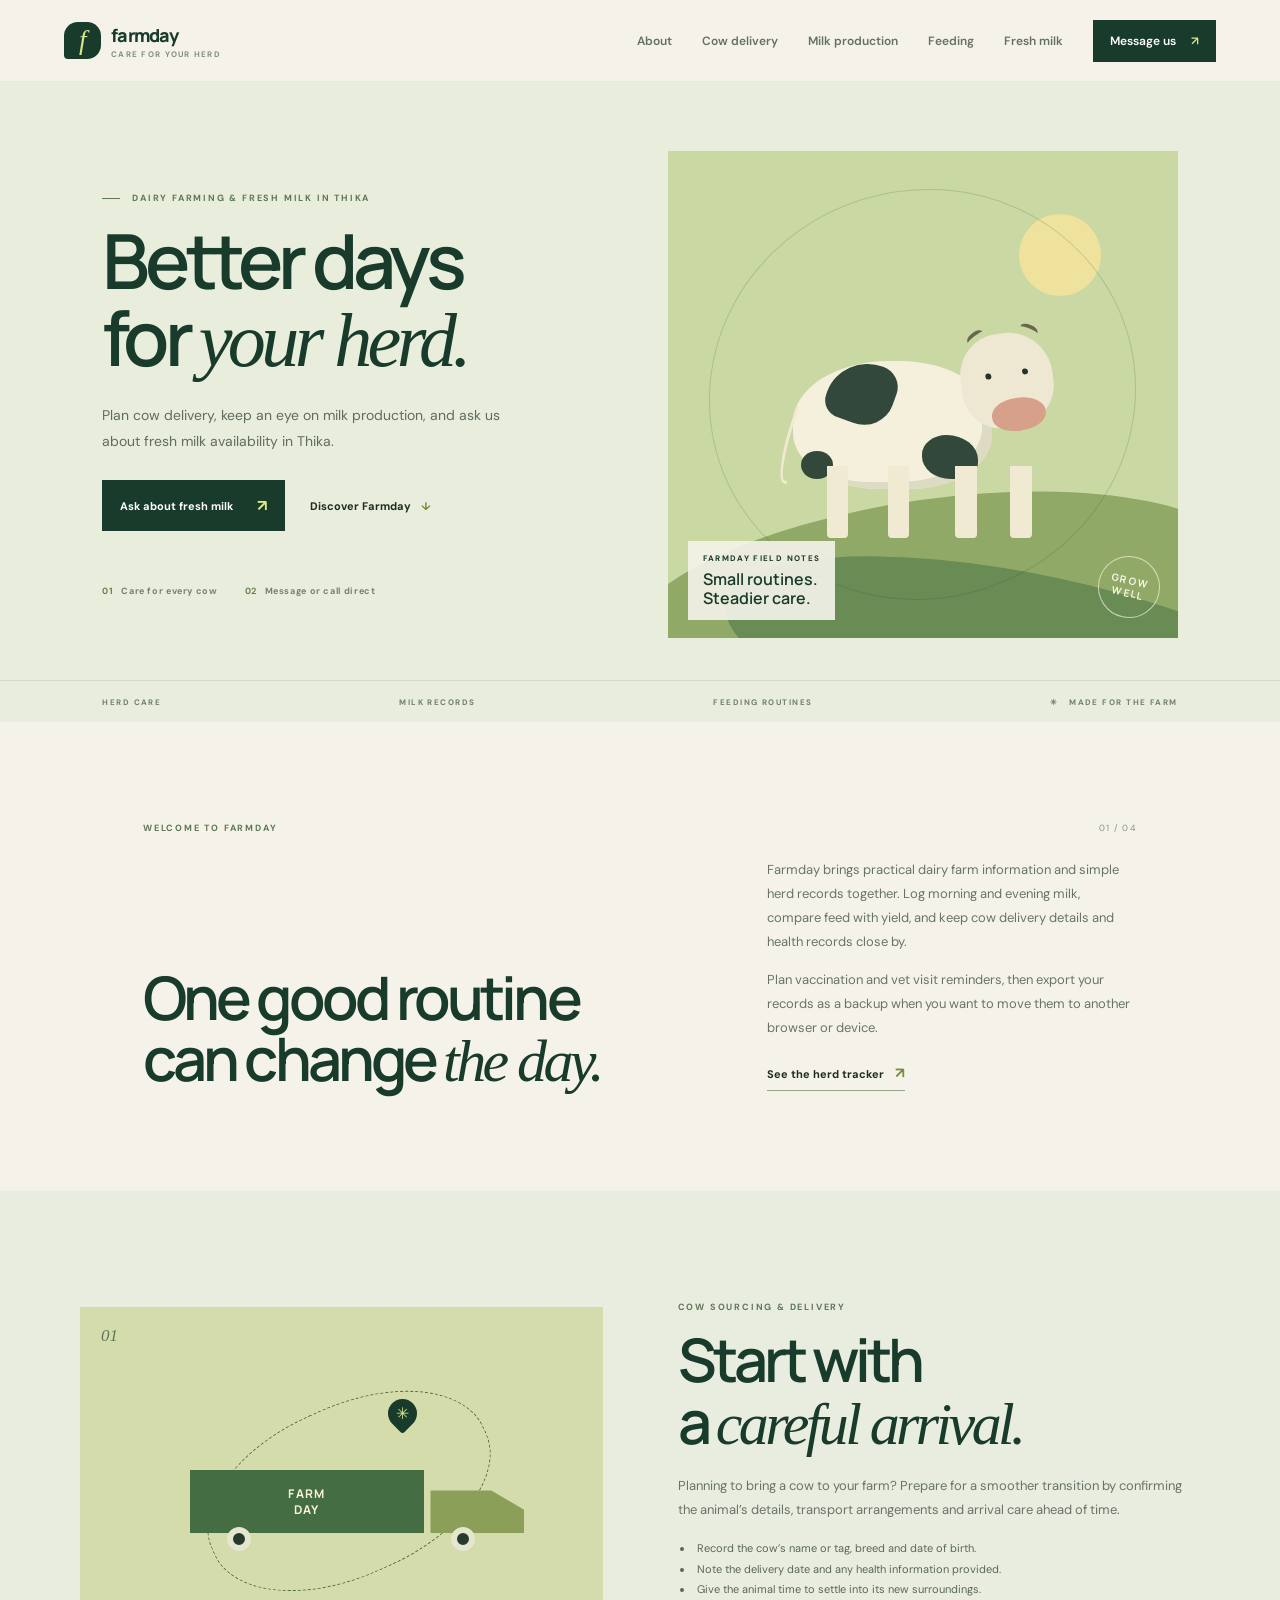
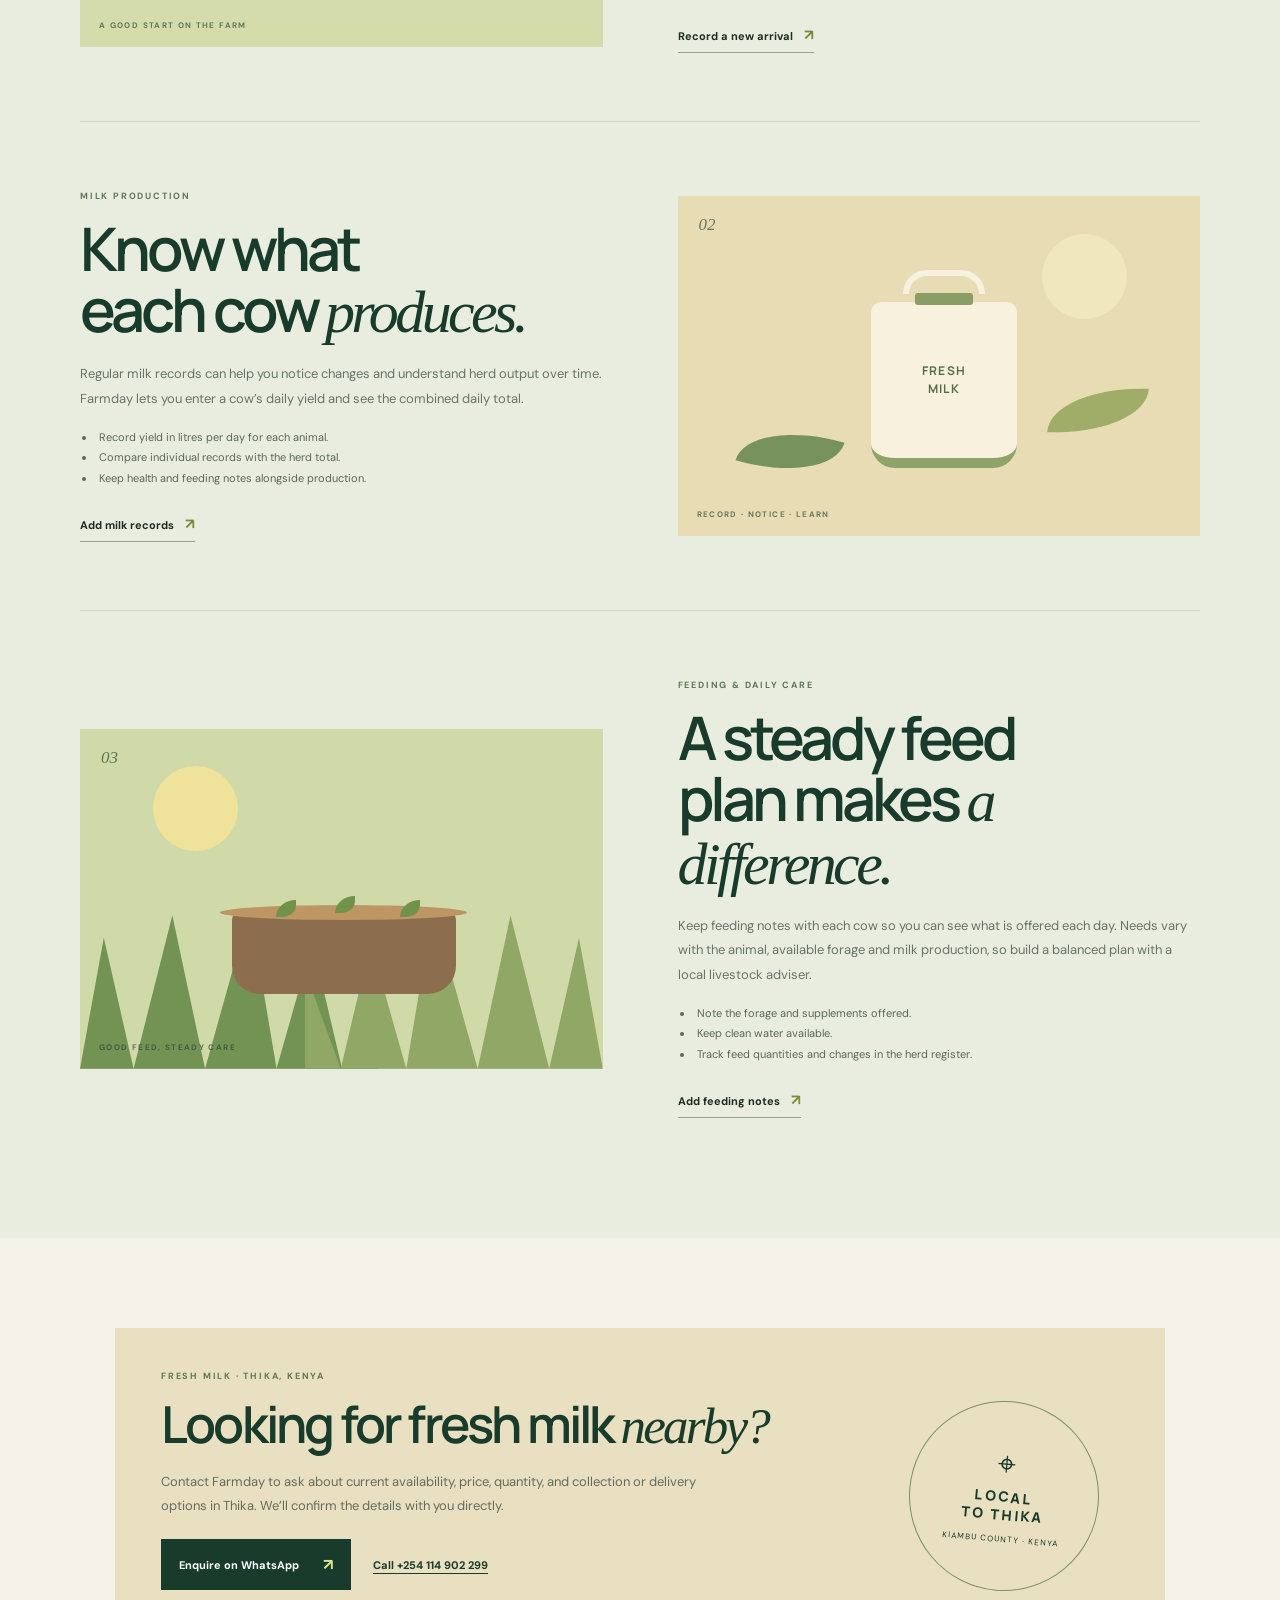
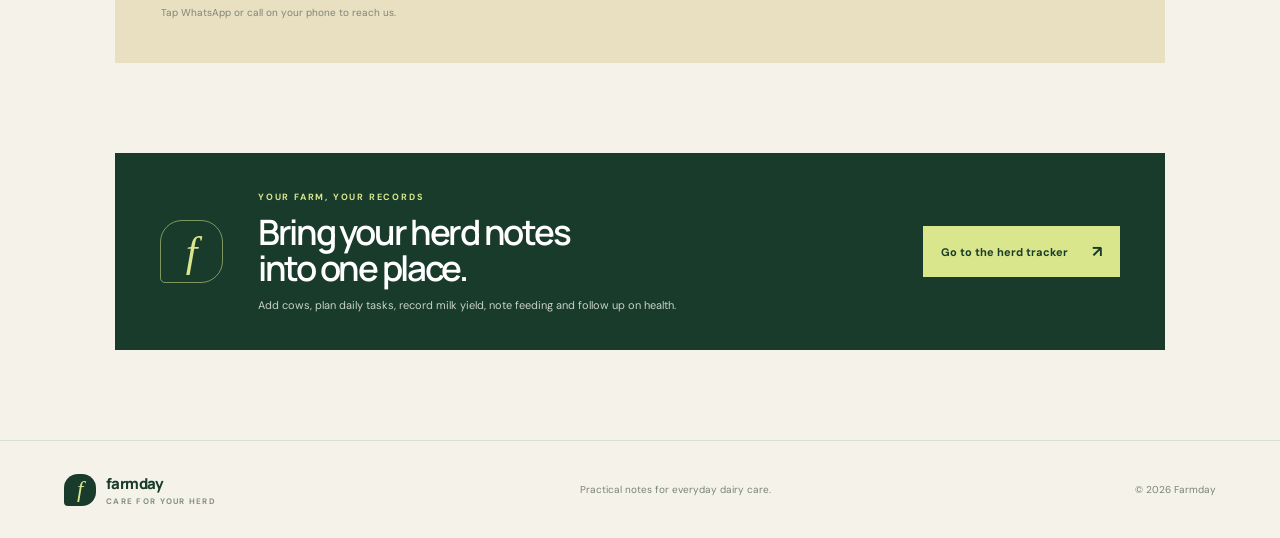
<file: index.html>
<!doctype html>
<html lang="en">
<head>
  <meta charset="utf-8">
  <meta name="viewport" content="width=device-width, initial-scale=1">
  <meta name="theme-color" content="#183b2b">
  <meta name="description" content="Fresh milk enquiries in Thika, Kenya. Contact Farmday by WhatsApp or phone about availability, collection and delivery.">
  <meta property="og:title" content="Fresh Milk in Thika | Farmday">
  <meta property="og:description" content="Ask Farmday about fresh milk availability in Thika, Kenya. Message or call us directly.">
  <meta property="og:type" content="website">
  <title>Fresh Milk in Thika, Kenya | Farmday</title>
  <link rel="stylesheet" href="site.css">
  <script src="site.js" defer></script>
</head>
<body>
  <header class="header">
    <a class="logo" href="#home" aria-label="Farmday home"><span class="logo-mark">f</span><span>farmday<small>CARE FOR YOUR HERD</small></span></a>
    <button class="menu-toggle" aria-expanded="false" aria-controls="nav" aria-label="Open menu"><i></i><i></i></button>
    <nav id="nav" class="nav" aria-label="Main navigation">
      <a href="#about">About</a><a href="#delivery">Cow delivery</a><a href="#milk">Milk production</a><a href="#feeding">Feeding</a><a href="#fresh-milk">Fresh milk</a><a class="nav-cta" href="https://wa.me/254114902299?text=Hello%2C%20I%27d%20like%20to%20ask%20about%20fresh%20milk%20in%20Thika." target="_blank" rel="noopener">Message us <span>↗</span></a>
    </nav>
  </header>
  <main id="home">
    <section class="hero">
      <div class="hero-copy"><p class="kicker"><span></span> DAIRY FARMING &amp; FRESH MILK IN THIKA</p><h1>Better days<br>for <em>your herd.</em></h1><p class="hero-text">Plan cow delivery, keep an eye on milk production, and ask us about fresh milk availability in Thika.</p><div class="hero-buttons"><a class="button button-green" href="https://wa.me/254114902299?text=Hello%2C%20I%27d%20like%20to%20ask%20about%20fresh%20milk%20in%20Thika." target="_blank" rel="noopener">Ask about fresh milk <span>↗</span></a><a class="plain-link" href="#about">Discover Farmday <span>↓</span></a></div><div class="hero-points"><span><b>01</b> Care for every cow</span><span><b>02</b> Message or call direct</span></div></div>
      <div class="hero-visual" role="img" aria-label="Illustration of a dairy cow in a green pasture"><div class="visual-sun"></div><div class="hill hill-back"></div><div class="hill hill-front"></div><div class="cow"><div class="cow-body"><span class="spot spot-one"></span><span class="spot spot-two"></span><span class="spot spot-three"></span></div><div class="cow-head"><span class="muzzle"></span><span class="eye eye-one"></span><span class="eye eye-two"></span><span class="horn horn-one"></span><span class="horn horn-two"></span></div><i class="leg leg-one"></i><i class="leg leg-two"></i><i class="leg leg-three"></i><i class="leg leg-four"></i><i class="tail"></i></div><div class="visual-label"><span>FARMDAY FIELD NOTES</span><b>Small routines.<br>Steadier care.</b></div><span class="visual-stamp">GROW<br>WELL</span></div>
      <div class="hero-strip"><span>HERD CARE</span><span>MILK RECORDS</span><span>FEEDING ROUTINES</span><span>✳ &nbsp; MADE FOR THE FARM</span></div>
    </section>

    <section class="about section" id="about"><div class="section-top"><p class="kicker">WELCOME TO FARMDAY</p><span class="section-count">01 / 04</span></div><div class="about-grid"><h2>One good routine<br>can change <em>the day.</em></h2><div><p>Farmday brings practical dairy farm information and simple herd records together. Log morning and evening milk, compare feed with yield, and keep cow delivery details and health records close by.</p><p>Plan vaccination and vet visit reminders, then export your records as a backup when you want to move them to another browser or device.</p><a class="inline-link" href="dashboard.html">See the herd tracker <span>↗</span></a></div></div></section>

    <section class="topics" aria-label="Farmday topics">
      <article class="topic topic-delivery" id="delivery"><div class="topic-art delivery-art"><span class="art-number">01</span><div class="route-line"></div><div class="route-pin">✳</div><div class="truck"><div class="truck-box">FARM<br>DAY</div><div class="truck-cab"></div><i></i><i></i></div><span class="art-caption">A GOOD START ON THE FARM</span></div><div class="topic-copy"><p class="kicker">COW SOURCING &amp; DELIVERY</p><h2>Start with<br>a <em>careful arrival.</em></h2><p>Planning to bring a cow to your farm? Prepare for a smoother transition by confirming the animal’s details, transport arrangements and arrival care ahead of time.</p><ul><li>Record the cow’s name or tag, breed and date of birth.</li><li>Note the delivery date and any health information provided.</li><li>Give the animal time to settle into its new surroundings.</li></ul><a class="inline-link" href="dashboard.html#herd">Record a new arrival <span>↗</span></a></div></article>
      <article class="topic topic-milk" id="milk"><div class="topic-copy"><p class="kicker">MILK PRODUCTION</p><h2>Know what<br>each cow <em>produces.</em></h2><p>Regular milk records can help you notice changes and understand herd output over time. Farmday lets you enter a cow’s daily yield and see the combined daily total.</p><ul><li>Record yield in litres per day for each animal.</li><li>Compare individual records with the herd total.</li><li>Keep health and feeding notes alongside production.</li></ul><a class="inline-link" href="dashboard.html#herd">Add milk records <span>↗</span></a></div><div class="topic-art milk-art"><span class="art-number">02</span><div class="milk-sun"></div><div class="milk-can"><span>FRESH<br>MILK</span></div><div class="milk-leaf leaf-a"></div><div class="milk-leaf leaf-b"></div><div class="art-caption">RECORD · NOTICE · LEARN</div></div></article>
      <article class="topic topic-feeding" id="feeding"><div class="topic-art feed-art"><span class="art-number">03</span><div class="feed-sun"></div><div class="grass grass-one"></div><div class="grass grass-two"></div><div class="feed-bowl"><span></span><span></span><span></span></div><div class="art-caption">GOOD FEED, STEADY CARE</div></div><div class="topic-copy"><p class="kicker">FEEDING &amp; DAILY CARE</p><h2>A steady feed<br>plan makes <em>a difference.</em></h2><p>Keep feeding notes with each cow so you can see what is offered each day. Needs vary with the animal, available forage and milk production, so build a balanced plan with a local livestock adviser.</p><ul><li>Note the forage and supplements offered.</li><li>Keep clean water available.</li><li>Track feed quantities and changes in the herd register.</li></ul><a class="inline-link" href="dashboard.html#herd">Add feeding notes <span>↗</span></a></div></article>
    </section>

    <section class="milk-market" id="fresh-milk"><div class="market-copy"><p class="kicker">FRESH MILK · THIKA, KENYA</p><h2>Looking for fresh milk <em>nearby?</em></h2><p>Contact Farmday to ask about current availability, price, quantity, and collection or delivery options in Thika. We’ll confirm the details with you directly.</p><div class="market-actions"><a class="button button-green" href="https://wa.me/254114902299?text=Hello%2C%20I%27d%20like%20to%20ask%20about%20fresh%20milk%20in%20Thika." target="_blank" rel="noopener">Enquire on WhatsApp <span>↗</span></a><a class="plain-link phone-link" href="tel:+254114902299">Call +254 114 902 299</a></div><small>Tap WhatsApp or call on your phone to reach us.</small></div><div class="market-badge"><span class="pin">⌖</span><span>LOCAL<br>TO THIKA</span><small>KIAMBU COUNTY · KENYA</small></div></section>
    <section class="tracker-callout"><div class="callout-mark">f</div><div><p class="kicker">YOUR FARM, YOUR RECORDS</p><h2>Bring your herd notes<br>into one place.</h2><p>Add cows, plan daily tasks, record milk yield, note feeding and follow up on health.</p></div><a class="button button-light" href="dashboard.html">Go to the herd tracker <span>↗</span></a></section>
  </main>
  <footer class="footer"><a class="logo footer-logo" href="#home"><span class="logo-mark">f</span><span>farmday<small>CARE FOR YOUR HERD</small></span></a><span>Practical notes for everyday dairy care.</span><span>© <span id="year">2026</span> Farmday</span></footer>
</body>
</html>
</file>
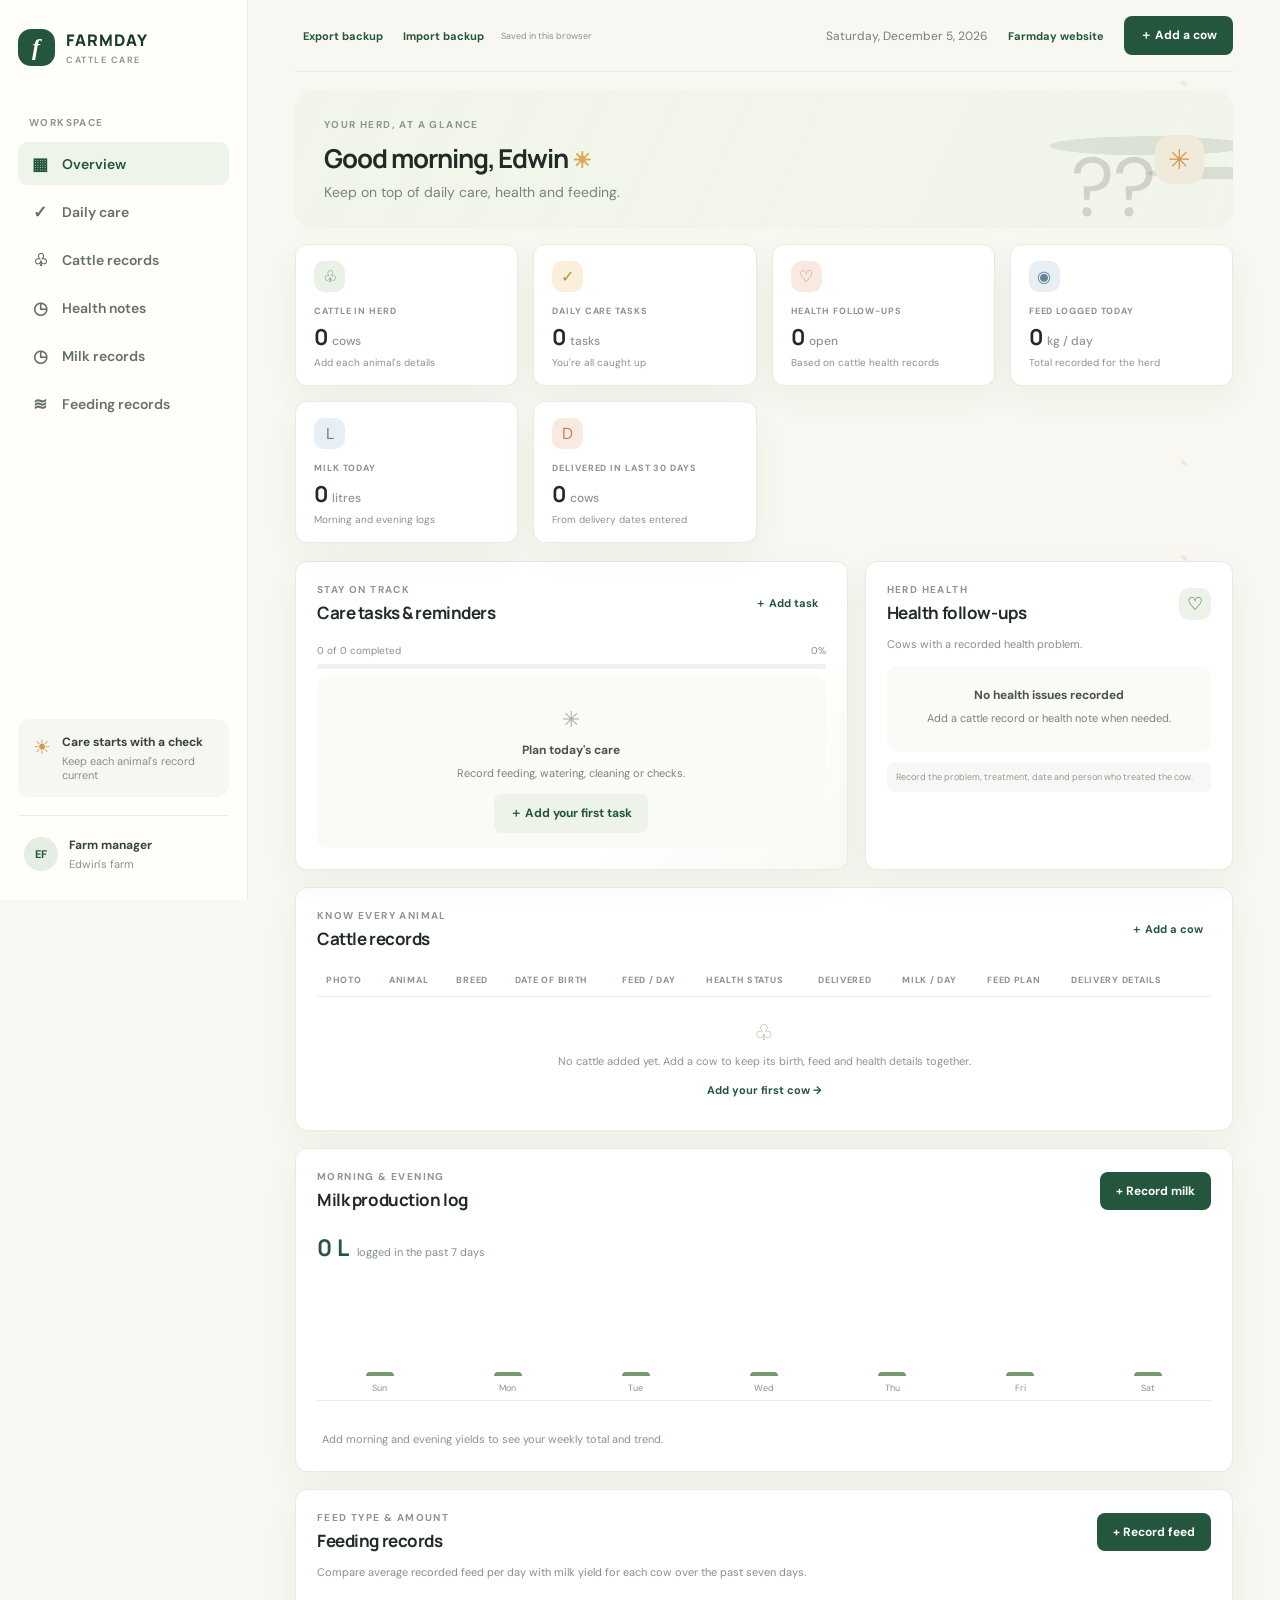
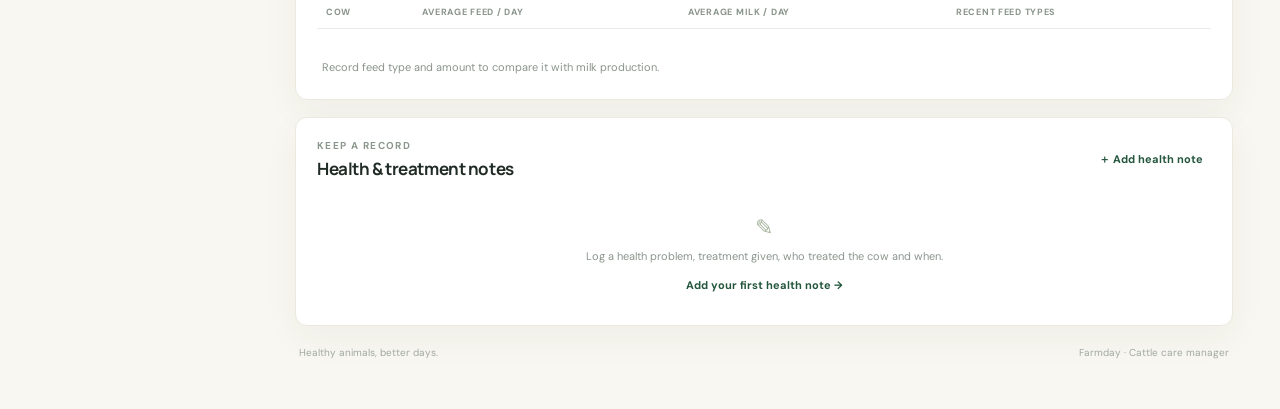
<file: dashboard.html>
<!doctype html>
<html lang="en"><head><meta charset="utf-8"><meta name="viewport" content="width=device-width,initial-scale=1"><meta name="theme-color" content="#193b2c"><meta name="description" content="Keep daily cattle care, health and feeding records together."><title>Farmday | Cattle care manager</title><link rel="stylesheet" href="styles.css"><script src="script.js" defer></script></head>
<body><aside class="sidebar"><a class="brand" href="#home"><span class="brand-mark">f</span><span>FARMDAY<small>CATTLE CARE</small></span></a><p class="side-label">WORKSPACE</p><nav class="side-nav"><a class="active" href="#home"><span>▦</span> Overview</a><a href="#tasks"><span>✓</span> Daily care</a><a href="#herd"><span>♧</span> Cattle records</a><a href="#notes"><span>◷</span> Health notes</a></nav><div class="side-bottom"><div class="weather"><span>☀</span><div><strong>Care starts with a check</strong><small>Keep each animal's record current</small></div></div><div class="profile"><span class="avatar">EF</span><div><strong>Farm manager</strong><small>Edwin's farm</small></div></div></div></aside>
<main class="dashboard" id="home"><header class="topbar"><div class="mobile-brand">FARMDAY <span>CATTLE CARE</span></div><span class="today-date" id="today-date"></span><a class="dashboard-home" href="index.html">Farmday website</a><button class="button button-dark add-top" id="top-add-cow">＋ Add a cow</button></header><section class="welcome"><div><p class="eyebrow">YOUR HERD, AT A GLANCE</p><h1 id="greeting">Good morning, Edwin <span>☀</span></h1><p>Keep on top of daily care, health and feeding.</p></div><div class="welcome-mark">✳</div></section>
<section class="stats"><article class="stat-card"><div class="stat-icon green-icon">♧</div><span class="stat-label">CATTLE IN HERD</span><strong id="cow-count">0 <small>cows</small></strong><span class="stat-foot">Add each animal's details</span></article><article class="stat-card"><div class="stat-icon yellow-icon">✓</div><span class="stat-label">DAILY CARE TASKS</span><strong id="remaining-count">0 <small>tasks</small></strong><span class="stat-foot" id="task-foot">You're all caught up</span></article><article class="stat-card"><div class="stat-icon peach-icon">♡</div><span class="stat-label">HEALTH FOLLOW-UPS</span><strong id="followup-count">0 <small>open</small></strong><span class="stat-foot">Based on cattle health records</span></article><article class="stat-card"><div class="stat-icon blue-icon">◉</div><span class="stat-label">DAILY FEED TOTAL</span><strong id="feed-total">0 <small>kg / day</small></strong><span class="stat-foot">Total recorded for the herd</span></article></section>
<div class="main-grid"><section class="panel task-panel" id="tasks"><div class="panel-heading"><div><p class="eyebrow">STAY ON TRACK</p><h2>Today's care tasks</h2></div><button class="quiet-button" id="add-task">＋ Add task</button></div><div class="task-progress"><div><span id="progress-text">0 of 0 completed</span><span id="progress-percent">0%</span></div><div class="progress-track"><span id="progress-fill"></span></div></div><div id="task-list" class="task-list"></div><div class="empty-state" id="empty-state"><span>✳</span><strong>Plan today's care</strong><p>Record feeding, watering, cleaning or checks.</p><button class="button button-soft" id="empty-add">＋ Add your first task</button></div></section>
<section class="panel orchard-panel"><div class="panel-heading"><div><p class="eyebrow">HERD HEALTH</p><h2>Health follow-ups</h2></div><span class="round-leaf">♡</span></div><p class="panel-subtitle">Cows with a recorded health problem.</p><div id="followup-list" class="block-list"></div><div class="empty-state compact-empty" id="followup-empty"><strong>No health issues recorded</strong><p>Add a cattle record or health note when needed.</p></div><p class="small-hint">Record the problem, treatment, date and person who treated the cow.</p></section></div>
<section class="panel harvest-panel" id="herd"><div class="panel-heading"><div><p class="eyebrow">KNOW EVERY ANIMAL</p><h2>Cattle records</h2></div><button class="quiet-button" id="add-cow">＋ Add a cow</button></div><div class="table-wrap"><table><thead><tr><th>PHOTO</th><th>ANIMAL</th><th>BREED</th><th>DATE OF BIRTH</th><th>FEED / DAY</th><th>HEALTH STATUS</th><th></th></tr></thead><tbody id="cow-table"></tbody></table></div><div class="note-placeholder" id="cows-empty"><span>♧</span><p>No cattle added yet. Add a cow to keep its birth, feed and health details together.</p><button class="text-button" id="first-cow">Add your first cow →</button></div></section>
<section class="panel harvest-panel" id="notes"><div class="panel-heading"><div><p class="eyebrow">KEEP A RECORD</p><h2>Health &amp; treatment notes</h2></div><button class="quiet-button" id="add-note">＋ Add health note</button></div><div class="notes-list" id="notes-list"></div><div class="note-placeholder" id="notes-empty"><span>✎</span><p>Log a health problem, treatment given, who treated the cow and when.</p><button class="text-button" id="first-note">Add your first health note →</button></div></section><footer class="dashboard-footer">Healthy animals, better days. <span>Farmday · Cattle care manager</span></footer></main>
<dialog id="task-dialog" class="entry-dialog"><form id="task-form"><button type="button" class="dialog-close" data-close>×</button><p class="eyebrow">PLAN YOUR DAY</p><h2>Add a care task</h2><label>What needs doing?<input name="title" required maxlength="80" placeholder="e.g. Feed calves in the morning"></label><label>Animal or area<input name="area" maxlength="50" placeholder="e.g. All cows or Cow 01"></label><div class="dialog-actions"><button type="button" class="button button-soft" data-close>Cancel</button><button class="button button-dark">Add task</button></div></form></dialog>
<dialog id="cow-dialog" class="entry-dialog"><form id="cow-form"><button type="button" class="dialog-close" data-close>×</button><p class="eyebrow">HERD REGISTER</p><h2>Add a cow</h2><div class="photo-picker"><span class="photo-preview" id="photo-preview">🐄</span><label class="photo-button">Add cow photo<input id="cow-photo" type="file" accept="image/*" hidden></label><small>A clear face or full-body photo helps identify your cow.</small></div><div class="form-grid"><label>Cow name or tag<input name="name" required maxlength="40" placeholder="e.g. Daisy or K-014"></label><label>Breed<input name="breed" maxlength="40" placeholder="e.g. Friesian"></label><label>Date of birth<input name="dob" type="date"></label><label>Feed per day (kg)<input name="feed" type="number" min="0" step="0.1" placeholder="e.g. 8"></label><label class="wide">Current health problem (if any)<input name="problem" maxlength="120" placeholder="Leave blank if healthy"></label></div><div class="dialog-actions"><button type="button" class="button button-soft" data-close>Cancel</button><button class="button button-dark">Save cow</button></div></form></dialog>
<dialog id="note-dialog" class="entry-dialog"><form id="note-form"><button type="button" class="dialog-close" data-close>×</button><p class="eyebrow">HEALTH &amp; TREATMENT</p><h2>Record a health note</h2><label>Cow<select name="cow" id="note-cow"></select></label><label>Problem or symptoms<input name="problem" required maxlength="120" placeholder="e.g. Limping, low appetite"></label><label>Treatment given<input name="treatment" required maxlength="120" placeholder="e.g. Wound cleaned and dressed"></label><div class="form-grid"><label>Vet who treated the cow?<input name="treatedBy" required maxlength="50" placeholder="Veterinarian name"></label><label>Date treated<input name="date" type="date" required></label></div><label>Additional details<textarea name="details" maxlength="250" rows="2" placeholder="Medicine, dose, follow-up needed..."></textarea></label><div class="dialog-actions"><button type="button" class="button button-soft" data-close>Cancel</button><button class="button button-dark">Save health note</button></div></form></dialog></body></html>
</file>
<file: site.css>
@import url('https://fonts.googleapis.com/css2?family=DM+Sans:wght@400;500;600;700&family=Manrope:wght@400;500;600;700;800&display=swap');
:root{--forest:#183b2b;--leaf:#3d6845;--sage:#a9bd7c;--lime:#d9e68c;--cream:#f5f3e9;--ink:#1d2d22;--muted:#69756a;--line:#d9dfd1;--sans:'DM Sans',Arial,sans-serif;--display:Manrope,'DM Sans',sans-serif}*{box-sizing:border-box}html{scroll-behavior:smooth;scroll-padding-top:84px}body{margin:0;background:var(--cream);color:var(--ink);font-family:var(--sans)}a{color:inherit;text-decoration:none}.header{height:82px;padding:0 max(calc((100vw - 1180px)/2),5vw);display:flex;align-items:center;justify-content:space-between;background:var(--cream);position:sticky;top:0;z-index:10;border-bottom:1px solid #183b2b12}.logo{display:flex;align-items:center;gap:10px;color:var(--forest);font:800 18px var(--display);letter-spacing:-.04em}.logo-mark{width:37px;height:37px;display:grid;place-items:center;background:var(--forest);border-radius:14px 14px 14px 4px;color:var(--lime);font:italic 27px Georgia,serif}.logo small{display:block;margin-top:2px;font:700 8px var(--sans);letter-spacing:.16em;color:#839080}.nav{display:flex;gap:30px;align-items:center;font-size:12px;font-weight:600;color:#657064}.nav a:not(.nav-cta):hover,.plain-link:hover,.inline-link:hover{color:#7b922e}.nav-cta{padding:13px 17px;background:var(--forest);color:white}.nav-cta span{padding-left:12px;color:var(--lime)}.menu-toggle{display:none}.hero{min-height:640px;display:grid;grid-template-columns:1fr 1fr;position:relative;background:#e8eddc;padding:69px max(calc((100vw - 1180px)/2),8vw) 84px;gap:55px;overflow:hidden}.hero-copy{align-self:center;position:relative;z-index:2}.kicker{margin:0 0 18px;color:#5e7757;font-size:9px;font-weight:700;letter-spacing:.2em}.kicker>span{width:18px;height:1px;background:currentColor;display:inline-block;vertical-align:middle;margin-right:8px}.hero h1,.about h2,.topic h2,.tracker-callout h2{margin:0;color:var(--forest);font:600 clamp(49px,6vw,76px)/1.02 var(--display);letter-spacing:-.065em}.hero h1 em,.about h2 em,.topic h2 em{font:italic 500 1em/1 var(--serif,Georgia,serif);letter-spacing:-.06em}.hero-text{max-width:430px;margin:25px 0;color:#5f6d60;font-size:14px;line-height:1.85}.hero-buttons{display:flex;align-items:center;gap:25px}.button{display:inline-flex;align-items:center;justify-content:space-between;gap:24px;padding:15px 18px;font-size:11px;font-weight:700}.button-green{background:var(--forest);color:white}.button-green span,.button-light span{color:var(--lime);font-size:16px}.plain-link,.inline-link{font-weight:700;font-size:11px}.plain-link span{color:#728c38;padding-left:7px}.hero-points{display:flex;gap:27px;margin-top:54px;color:#778175;font-size:9px;font-weight:700;letter-spacing:.07em}.hero-points b{color:#69804b;margin-right:5px}.hero-visual{position:relative;min-height:455px;background:#cad8a3;overflow:hidden;isolation:isolate}.hero-visual:after{content:"";position:absolute;inset:8% 8%;border:1px solid #183b2b28;border-radius:50%;transform:rotate(-18deg)}.visual-sun{position:absolute;width:82px;height:82px;border-radius:50%;background:#efe29c;right:15%;top:13%}.hill{position:absolute;left:-10%;width:125%;border-radius:50%}.hill-back{height:225px;background:#91a966;bottom:-86px;transform:rotate(-8deg)}.hill-front{height:185px;background:#698c55;bottom:-123px;left:10%;transform:rotate(12deg)}.cow{position:absolute;z-index:2;left:21%;top:32%;width:60%;height:48%}.cow-body{position:absolute;left:6%;top:23%;width:65%;height:55%;background:#f4f0dc;border-radius:48% 46% 42% 44%;box-shadow:inset -10px -7px #dedbc5}.spot{position:absolute;background:#32483a}.spot-one{width:33%;height:49%;top:0;left:18%;border-radius:68% 34% 48% 28%;transform:rotate(20deg)}.spot-two{width:28%;height:34%;right:7%;bottom:8%;border-radius:47% 60% 40% 55%}.spot-three{width:16%;height:22%;left:4%;bottom:8%;border-radius:50%}.cow-head{position:absolute;right:9%;top:11%;width:30%;height:40%;background:#eee8d2;border-radius:44% 48% 44% 40%;transform:rotate(-8deg)}.muzzle{position:absolute;left:28%;bottom:-6%;width:59%;height:35%;border-radius:48%;background:#d6a08b}.eye{position:absolute;width:6px;height:6px;border-radius:50%;background:#243429;top:41%}.eye-one{left:27%}.eye-two{right:26%}.horn{position:absolute;width:19px;height:11px;border-top:4px solid #6b674f;border-radius:50%;top:-5px}.horn-one{left:12%;transform:rotate(-30deg)}.horn-two{right:8%;transform:rotate(30deg)}.leg{position:absolute;top:68%;width:7%;height:31%;background:#f1ead3;border-radius:0 0 4px 4px}.leg-one{left:17%}.leg-two{left:37%}.leg-three{left:59%}.leg-four{left:77%}.tail{position:absolute;left:3%;top:42%;height:34%;width:15px;border-left:3px solid #f1ead3;border-bottom:3px solid #f1ead3;border-radius:0 0 0 80%;transform:rotate(18deg)}.visual-label{position:absolute;z-index:3;left:20px;bottom:18px;padding:12px 15px;background:#f5f3e9e8;color:var(--forest)}.visual-label span,.art-caption{display:block;font-size:8px;letter-spacing:.17em;font-weight:700}.visual-label b{display:block;margin-top:7px;font:600 16px/1.2 var(--display)}.visual-stamp{position:absolute;right:18px;bottom:20px;z-index:3;text-align:center;font:700 10px/1.3 var(--display);letter-spacing:.14em;color:#f8f5e7;border:1px solid #f8f5e7aa;border-radius:50%;width:62px;height:62px;display:grid;place-content:center;transform:rotate(12deg)}.hero-strip{position:absolute;bottom:0;left:0;right:0;height:42px;display:flex;align-items:center;justify-content:space-between;padding:0 max(calc((100vw - 1180px)/2),8vw);border-top:1px solid #183b2b1c;color:#70806d;font-size:8px;font-weight:700;letter-spacing:.18em}.section{max-width:1050px;margin:auto;padding:100px 28px}.section-top{display:flex;justify-content:space-between}.section-top .kicker{margin-bottom:24px}.section-count{font-size:9px;letter-spacing:.15em;color:#899486}.about-grid{display:grid;grid-template-columns:1.2fr .8fr;gap:70px;align-items:end}.about h2,.topic h2{font-size:clamp(40px,5vw,60px)}.about-grid>div p,.topic-copy>p:not(.kicker){font-size:13px;line-height:1.85;color:#68746a;margin:0 0 14px}.inline-link{display:inline-block;margin-top:9px;padding-bottom:7px;border-bottom:1px solid #97a58c}.inline-link span{color:#778d39;margin-left:8px;font-size:15px}.topics{background:#e9eddf;padding:42px max(calc((100vw - 1120px)/2),6vw) 52px}.topic{display:grid;grid-template-columns:1fr 1fr;gap:75px;align-items:center;padding:56px 0;border-bottom:1px solid #183b2b20}.topic:last-child{border-bottom:0}.topic-art{height:340px;position:relative;overflow:hidden}.art-number{position:absolute;top:19px;left:21px;font:italic 17px Georgia,serif;color:#244331a8;z-index:4}.art-caption{position:absolute;left:19px;bottom:17px;z-index:4;color:#244331a8}.delivery-art{background:#d5dcab}.route-line{position:absolute;left:23%;top:29%;width:57%;height:50%;border:1px dashed #516c45;border-radius:48%;transform:rotate(-24deg)}.route-pin{position:absolute;left:59%;top:27%;width:29px;height:29px;display:grid;place-items:center;border-radius:50% 50% 50% 3px;background:var(--forest);color:var(--lime);transform:rotate(-45deg);z-index:2}.truck{position:absolute;left:21%;top:48%;height:73px;width:64%;z-index:2}.truck-box{position:absolute;left:0;top:0;width:70%;height:63px;background:#456d43;color:#f7f3df;display:grid;place-content:center;text-align:center;font:700 12px/1.3 var(--display);letter-spacing:.1em}.truck-cab{position:absolute;right:0;top:20px;width:28%;height:43px;background:#8b9f58;clip-path:polygon(0 0,65% 0,100% 45%,100% 100%,0 100%)}.truck i{position:absolute;bottom:-8px;left:11%;width:24px;height:24px;border-radius:50%;background:#263b2c;border:6px solid #e4e6cf}.truck i:last-child{left:78%}.milk-art{background:#e7dcb3}.milk-sun,.feed-sun{position:absolute;right:14%;top:11%;width:85px;height:85px;border-radius:50%;background:#f1e7bc}.milk-can{position:absolute;left:37%;top:31%;width:28%;height:49%;background:#f7f1de;border-radius:10px 10px 24px 24px;border-bottom:10px solid #8ea36a;display:grid;place-items:center;text-align:center;color:#557046;font:700 12px/1.5 var(--display);letter-spacing:.1em}.milk-can:before{content:"";position:absolute;top:-9px;left:30%;width:40%;height:12px;background:#899d65;border-radius:3px}.milk-can:after{content:"";position:absolute;width:48%;height:18px;border:6px solid #f7f1de;border-bottom:0;border-radius:40px 40px 0 0;top:-32px}.milk-leaf{position:absolute;width:100px;height:47px;background:#77935b;border-radius:100% 0 100% 0}.leaf-a{bottom:18%;left:12%;transform:rotate(16deg)}.leaf-b{bottom:30%;right:10%;transform:rotate(182deg);background:#a0ad69}.feed-art{background:#cfdaa8}.feed-sun{background:#efe39c;left:14%;right:auto}.grass{position:absolute;bottom:0;width:57%;height:47%;background:#739355;clip-path:polygon(0 100%,8% 18%,18% 100%,31% 4%,42% 100%,57% 0,66% 100%,78% 21%,88% 100%,100% 39%,100% 100%)}.grass-one{left:0}.grass-two{right:0;transform:scaleX(-1);background:#91a765}.feed-bowl{position:absolute;left:29%;bottom:22%;width:43%;height:24%;background:#8c6e4e;border-radius:8px 8px 28px 28px;z-index:2}.feed-bowl:before{content:"";position:absolute;left:-5%;top:-7px;width:110%;height:15px;border-radius:50%;background:#bd9663}.feed-bowl span{position:absolute;z-index:1;top:-12px;width:20px;height:17px;background:#729149;border-radius:100% 0 70% 0}.feed-bowl span:nth-child(1){left:20%}.feed-bowl span:nth-child(2){left:46%;top:-16px}.feed-bowl span:nth-child(3){right:16%}.topic-copy{padding:12px 0}.topic-copy .kicker{margin-bottom:16px}.topic-copy h2{margin-bottom:20px}.topic-copy ul{padding-left:16px;margin:16px 0;color:#59675a;font-size:11px;line-height:1.9}.topic-copy li{padding-left:3px}.topic-delivery .topic-art{order:0}.topic-delivery .topic-copy{order:1}.topic-milk .topic-copy{order:0}.topic-milk .topic-art{order:1}.topic-feeding .topic-art{order:0}.topic-feeding .topic-copy{order:1}.tracker-callout{max-width:1050px;margin:90px auto;background:var(--forest);color:white;padding:38px 45px;display:grid;grid-template-columns:75px 1fr auto;align-items:center;gap:23px}.callout-mark{width:63px;height:63px;border:1px solid #d9e68c88;border-radius:22px 22px 22px 5px;display:grid;place-items:center;color:var(--lime);font:italic 42px Georgia,serif}.tracker-callout .kicker{color:var(--lime);margin-bottom:12px}.tracker-callout h2{color:white;font-size:35px}.tracker-callout>div:nth-child(2)>p:last-child{color:#c8d2c7;font-size:11px;margin:12px 0 0}.button-light{background:var(--lime);color:var(--forest)}.button-light span{color:var(--forest)}.footer{min-height:98px;padding:20px max(calc((100vw - 1180px)/2),5vw);display:flex;align-items:center;justify-content:space-between;color:#788376;font-size:10px;border-top:1px solid var(--line)}.footer-logo{font-size:15px}.footer-logo .logo-mark{width:32px;height:32px;font-size:23px}.menu-toggle{border:0}
@media(max-width:760px){.header{height:70px;padding:0 21px}.menu-toggle{display:flex;background:transparent;width:40px;height:40px;flex-direction:column;align-items:center;justify-content:center;gap:6px}.menu-toggle i{width:22px;height:2px;background:var(--forest)}.nav{display:none;position:absolute;top:70px;left:0;right:0;background:var(--cream);padding:15px 23px 23px;box-shadow:0 14px 24px #183b2b14;flex-direction:column;align-items:stretch;gap:0}.nav.is-open{display:flex}.nav a{padding:13px 0}.nav .nav-cta{padding:14px;margin-top:8px}.hero{grid-template-columns:1fr;padding:46px 23px 68px;gap:34px}.hero h1{font-size:58px}.hero-visual{min-height:340px}.hero-strip{padding:0 22px;font-size:6px;letter-spacing:.1em}.hero-points{margin-top:34px}.section{padding:74px 24px}.about-grid{grid-template-columns:1fr;gap:24px}.about h2,.topic h2{font-size:47px}.topics{padding:17px 23px}.topic{grid-template-columns:1fr;gap:20px;padding:35px 0}.topic-art{height:280px}.topic-milk .topic-copy{order:1}.topic-milk .topic-art{order:0}.topic-copy{padding:5px 0 15px}.tracker-callout{margin:55px 20px;padding:25px;grid-template-columns:55px 1fr;gap:15px}.callout-mark{width:49px;height:49px;font-size:32px}.tracker-callout h2{font-size:29px}.tracker-callout .button{grid-column:1/-1;width:max-content}.footer{padding:20px 23px;gap:14px;flex-wrap:wrap}.footer>span:nth-child(2){display:none}.footer-logo{margin-right:auto}}
@media(max-width:390px){.hero h1{font-size:50px}.hero-buttons{gap:12px}.button{gap:12px;padding:14px}.plain-link{font-size:10px}.hero-strip{font-size:5px}.hero-visual{min-height:295px}}
@media(prefers-reduced-motion:reduce){html{scroll-behavior:auto}}
.milk-market{max-width:1050px;margin:90px auto 0;padding:42px 46px;background:#e9dfc1;display:grid;grid-template-columns:1fr 230px;gap:40px;align-items:center}.market-copy .kicker{margin-bottom:14px}.market-copy h2{font:600 clamp(34px,4.3vw,51px)/1.08 var(--display);letter-spacing:-.055em;color:var(--forest);margin:0 0 15px}.market-copy h2 em{font:italic 500 1em Georgia,serif}.market-copy>p:not(.kicker){max-width:580px;color:#626d5e;font-size:13px;line-height:1.8}.market-actions{display:flex;align-items:center;gap:22px;margin:22px 0 10px}.phone-link{color:var(--forest);text-decoration:underline;text-underline-offset:4px}.market-copy>small{font-size:10px;color:#7d8679}.market-badge{width:190px;height:190px;border:1px solid #7e906d;border-radius:50%;display:flex;flex-direction:column;align-items:center;justify-content:center;text-align:center;color:var(--forest);margin:auto;transform:rotate(5deg)}.market-badge .pin{font-size:32px;line-height:1}.market-badge>span:nth-child(2){font:800 14px/1.3 var(--display);letter-spacing:.16em;margin-top:8px}.market-badge small{font-size:8px;letter-spacing:.13em;margin-top:10px}.nav-cta{white-space:nowrap}@media(max-width:760px){.milk-market{margin:55px 20px 0;padding:27px 23px;grid-template-columns:1fr;gap:24px}.market-badge{width:145px;height:145px}.market-actions{align-items:flex-start;flex-direction:column;gap:15px}.market-actions .button{width:max-content}.nav{max-height:calc(100vh - 70px);overflow-y:auto}}
</file>
<file: styles.css>
@import url('https://fonts.googleapis.com/css2?family=DM+Sans:wght@400;500;600;700&family=Manrope:wght@400;500;600;700;800&display=swap');
:root{--green:#24563d;--dark:#193b2c;--pale:#edf3e9;--ink:#202b25;--muted:#78847c;--line:#e8ece7;--paper:#f7f8f5;--white:#fff;--orange:#d39050;--shadow:0 12px 36px #28392b0c}*{box-sizing:border-box}body{margin:0;background:var(--paper);color:var(--ink);font-family:'DM Sans',sans-serif;font-size:14px}button,input,select,textarea{font:inherit}button{cursor:pointer}.sidebar{position:fixed;inset:0 auto 0 0;width:248px;padding:29px 18px;background:#fff;border-right:1px solid var(--line);display:flex;flex-direction:column;z-index:2}.brand{display:flex;align-items:center;gap:11px;color:var(--dark);text-decoration:none;font-family:Manrope,sans-serif;font-size:16px;font-weight:800;letter-spacing:.06em}.brand-mark{width:37px;height:37px;border-radius:13px;background:var(--green);color:white;display:grid;place-items:center;font-family:Georgia,serif;font-style:italic;font-size:24px}.brand small{display:block;color:#879189;font:600 9px 'DM Sans';letter-spacing:.17em;margin-top:3px}.side-label,.eyebrow{font-size:10px;letter-spacing:.14em;font-weight:700;color:#8c988e}.side-label{margin:50px 0 13px 11px}.side-nav{display:grid;gap:5px}.side-nav a{height:43px;border-radius:9px;padding:0 12px;display:flex;align-items:center;gap:12px;text-decoration:none;color:#657168;font-weight:600}.side-nav a span{font-size:17px;width:20px;text-align:center}.side-nav a.active{background:#eff4eb;color:var(--green)}.side-bottom{margin-top:auto}.weather{background:#f6f7f2;padding:15px;border-radius:12px;display:flex;gap:11px;align-items:flex-start;color:#d69a4c}.weather>span{font-size:20px}.weather strong,.profile strong{display:block;color:#38443b;font-size:12px}.weather small,.profile small{display:block;color:#879188;font-size:11px;margin-top:4px}.profile{display:flex;gap:11px;align-items:center;padding:21px 6px 0;margin-top:18px;border-top:1px solid var(--line)}.avatar{width:34px;height:34px;border-radius:50%;display:grid;place-items:center;background:#e5eee2;color:var(--green);font-size:11px;font-weight:700}.dashboard{margin-left:248px;max-width:1500px;padding:0 47px 30px}.topbar{height:72px;border-bottom:1px solid var(--line);display:flex;align-items:center;justify-content:flex-end;gap:20px}.today-date{color:#748077;font-size:12px}.button{border:0;border-radius:8px;padding:11px 16px;font-size:12px;font-weight:700}.button-dark{background:var(--green);color:white}.button-dark:hover{background:#1c4932}.button-soft{background:#edf3e9;color:var(--green)}.welcome{padding:32px 0 25px;display:flex;justify-content:space-between;align-items:center}.welcome .eyebrow{margin:0 0 9px}.welcome h1{font:700 26px Manrope,sans-serif;letter-spacing:-.04em;margin:0}.welcome h1 span{font-size:22px;color:#dfa856}.welcome>div>p:last-child{color:var(--muted);margin:7px 0 0}.welcome-mark{width:49px;height:49px;border-radius:16px;background:#f0eadb;color:#d29b4f;display:grid;place-items:center;font-size:27px}.stats{display:grid;grid-template-columns:repeat(4,1fr);gap:15px}.stat-card{background:white;border:1px solid var(--line);border-radius:12px;padding:16px 18px;position:relative;box-shadow:var(--shadow);min-height:132px}.stat-icon{width:31px;height:31px;border-radius:10px;display:grid;place-items:center;margin-bottom:13px;font-size:16px}.green-icon{background:#eaf2e8;color:#4d8056}.yellow-icon{background:#faf0d9;color:#bd8d31}.peach-icon{background:#f9eae1;color:#cb8051}.blue-icon{background:#e7eff4;color:#63839a}.stat-label{display:block;font-size:9px;letter-spacing:.1em;color:#89948b;font-weight:700}.stat-card>strong{display:block;font:700 22px Manrope,sans-serif;margin-top:5px}.stat-card>strong small{font:500 12px 'DM Sans';color:#8c968e}.stat-foot{display:block;color:#89948b;font-size:10px;margin-top:4px}.main-grid{display:grid;grid-template-columns:1.2fr .8fr;gap:17px;margin-top:18px}.panel{background:#fff;border:1px solid var(--line);border-radius:12px;padding:21px;box-shadow:var(--shadow)}.panel-heading{display:flex;align-items:center;justify-content:space-between}.panel-heading .eyebrow{margin:0 0 5px}.panel-heading h2,.entry-dialog h2{font:700 17px Manrope,sans-serif;margin:0;letter-spacing:-.025em}.quiet-button,.text-button{border:0;background:none;color:var(--green);font-weight:700;font-size:11px;padding:8px}.task-progress{margin:20px 0 8px}.task-progress>div:first-child{display:flex;justify-content:space-between;font-size:10px;color:#869188;margin-bottom:7px}.progress-track{height:5px;border-radius:5px;background:#eff1ed;overflow:hidden}.progress-track span{display:block;height:100%;width:0;background:#71956b;border-radius:5px;transition:width .2s}.task-list{display:grid}.task-row{min-height:57px;border-top:1px solid #f0f2ef;display:flex;align-items:center;gap:11px}.task-check{width:17px;height:17px;border:1.5px solid #cad2ca;border-radius:5px;appearance:none;flex:0 0 auto}.task-check:checked{background:var(--green);border-color:var(--green)}.task-check:checked:after{content:'✓';display:block;color:white;font-size:11px;text-align:center;line-height:15px}.task-copy{flex:1}.task-copy strong{display:block;font-size:12px;font-weight:600}.task-copy small{display:block;font-size:10px;color:#89948b;margin-top:4px}.task-done .task-copy strong{text-decoration:line-through;color:#9aa39b}.delete-task{border:0;background:transparent;color:#9aa39b;font-size:16px;padding:6px}.empty-state{text-align:center;padding:28px 10px 15px;color:#79847b}.empty-state>span,.note-placeholder>span{font-size:22px;color:#a6b49d}.empty-state strong{display:block;color:#48544c;font-size:12px;margin:8px 0}.empty-state p{font-size:11px;margin:0 0 14px}.orchard-panel{padding-bottom:16px}.round-leaf{width:32px;height:32px;border-radius:10px;background:#edf3e9;color:var(--green);display:grid;place-items:center;font-size:18px}.panel-subtitle{color:#859087;font-size:11px;margin:10px 0 8px}.block-row{height:49px;border-top:1px solid #f0f2ef;display:flex;align-items:center;gap:10px}.block-dot{width:9px;height:9px;border-radius:50%}.dot-one{background:#73925c}.dot-two{background:#d1aa55}.dot-three{background:#7495a0}.dot-four{background:#bc8059}.block-info{flex:1}.block-info strong{display:block;font-size:11px}.block-info small{font-size:10px;color:#909990;display:block;margin-top:3px}.block-status{font-size:9px;color:#628164;background:#eef4eb;padding:5px 7px;border-radius:10px}.status-watch{color:#a57b34;background:#fbf4e3}.small-hint{border-radius:7px;background:#f7f8f5;color:#929c93;padding:9px;font-size:9px;margin:10px 0 0}.harvest-panel{margin-top:17px}.notes-list{margin-top:12px}.note-row{display:grid;grid-template-columns:35px 1fr auto;gap:10px;align-items:start;padding:12px 0;border-top:1px solid #f0f2ef}.note-icon{width:32px;height:32px;background:#f7f1e5;color:#b88d4a;border-radius:9px;display:grid;place-items:center}.note-main strong{font-size:11px}.note-main p{font-size:11px;color:#6e7a71;margin:4px 0 0;line-height:1.5}.note-main small{font-size:9px;color:#9aa29b}.note-placeholder{text-align:center;padding:21px 0 4px;color:#8b958d}.note-placeholder p{font-size:11px;max-width:450px;margin:7px auto}.dashboard-footer{padding:20px 4px;color:#a0a8a1;font-size:10px}.dashboard-footer span{float:right}.mobile-brand{display:none}.entry-dialog{border:0;border-radius:15px;width:min(440px,calc(100% - 30px));padding:27px;box-shadow:0 25px 90px #14251c40}.entry-dialog::backdrop{background:#16251bb3}.entry-dialog form{position:relative}.entry-dialog .eyebrow{margin:0 0 6px}.entry-dialog h2{font-size:21px;margin-bottom:21px}.dialog-close{position:absolute;right:0;top:0;border:0;background:#f2f4f1;color:#667269;border-radius:50%;height:29px;width:29px;font-size:20px;line-height:20px}.entry-dialog label{display:block;font-size:11px;font-weight:700;color:#59655c;margin-top:15px}.entry-dialog input,.entry-dialog select,.entry-dialog textarea{display:block;width:100%;margin-top:7px;border:1px solid #dfe5de;border-radius:7px;padding:11px;color:#344038;background:white;outline-color:#739674}.entry-dialog textarea{resize:vertical}.dialog-actions{display:flex;justify-content:flex-end;gap:9px;margin-top:22px}
@media(max-width:1050px){.sidebar{width:205px}.dashboard{margin-left:205px;padding:0 28px 25px}.stats{grid-template-columns:repeat(2,1fr)}}@media(max-width:720px){.sidebar{display:none}.dashboard{margin:0;padding:0 17px 22px}.topbar{height:60px;justify-content:space-between}.mobile-brand{display:block;font:800 12px Manrope;letter-spacing:.07em;color:var(--dark)}.mobile-brand span{display:block;font:600 8px 'DM Sans';letter-spacing:.13em;color:#8c988e;margin-top:2px}.today-date{display:none}.add-top{padding:10px 12px}.welcome{padding:25px 0 20px}.welcome h1{font-size:22px}.welcome-mark{width:40px;height:40px}.stats{gap:9px}.stat-card{padding:13px;min-height:124px}.stat-card>strong{font-size:20px}.main-grid{grid-template-columns:1fr;gap:12px;margin-top:12px}.panel{padding:17px}.harvest-panel{margin-top:12px}.dashboard-footer span{float:none;display:block;margin-top:5px}}
.table-wrap{overflow-x:auto;margin-top:14px}table{width:100%;border-collapse:collapse;text-align:left;white-space:nowrap}th{font-size:9px;letter-spacing:.08em;color:#89948b;font-weight:700;padding:10px 9px;border-bottom:1px solid var(--line)}td{font-size:11px;padding:13px 9px;border-bottom:1px solid #f0f2ef;color:#59655c}td:first-child{font-weight:700;color:#344038}.health-pill{display:inline-block;background:#edf4eb;color:#628164;border-radius:12px;padding:5px 8px;font-size:9px}.health-pill.needs-care{background:#fbf2e1;color:#a57831}.row-delete{border:0;background:none;color:#9aa39b;font-size:16px}.compact-empty{padding:13px 0}.form-grid{display:grid;grid-template-columns:1fr 1fr;gap:0 12px}.form-grid .wide{grid-column:1/-1}
/* Friendlier cattle care finish */
body{background-color:#f8f7f1;background-image:radial-gradient(ellipse at 12% 11%,#f0eadc 0 2px,transparent 3px),radial-gradient(ellipse at 14% 13%,#f0eadc 0 1px,transparent 3px);background-size:110px 95px;background-position:100% 72px;background-repeat:repeat-y;background-attachment:fixed}.welcome{background:linear-gradient(115deg,#f0f4e9ed,#f0f4e9df),radial-gradient(ellipse at 91% 40%,#46563e 0 8%,transparent 8.4%),radial-gradient(ellipse at 98% 60%,#303d32 0 5%,transparent 5.4%);border-radius:17px;padding:27px 29px;margin:19px 0 16px;position:relative;overflow:hidden}.welcome:after{content:'??';position:absolute;right:77px;bottom:-14px;font-size:83px;opacity:.16;filter:grayscale(1)}.welcome-mark{position:relative;z-index:1}.panel,.stat-card{border-color:#ece9df}.sidebar{background:#fffefa}.button{transition:transform .15s,box-shadow .15s}.button:hover{transform:translateY(-1px);box-shadow:0 5px 12px #203b2917}.task-panel{background:linear-gradient(140deg,#fff 70%,#f7f9f2)}.photo-picker{display:grid;grid-template-columns:58px 1fr;grid-template-rows:auto auto;column-gap:12px;align-items:center;padding:13px;background:#f7f8f3;border:1px dashed #d9e0d6;border-radius:10px;margin:-5px 0 15px}.photo-preview{width:54px;height:54px;border-radius:12px;display:grid;place-items:center;background:#eaf1e5;font-size:28px;overflow:hidden}.photo-preview img,.cow-thumb img{width:100%;height:100%;object-fit:cover}.photo-button{width:max-content!important;margin:0!important;color:#386847!important;background:#e8f0e5;border-radius:7px;padding:8px 11px;cursor:pointer;font-size:11px!important}.photo-picker small{grid-column:2;color:#89948b;font-size:10px;margin-top:4px}.cow-thumb{width:37px;height:37px;display:inline-grid;place-items:center;background:#edf2e8;border-radius:10px;font-size:20px;overflow:hidden;vertical-align:middle}.cow-photo-edit{font-size:9px;color:var(--green);text-decoration:underline;cursor:pointer}.vet-label{font-weight:700;color:#375b43}.health-pill{white-space:nowrap}.notes-list .note-row{background:#fffefa;border-radius:9px;padding:13px 10px;margin-top:7px;border:1px solid #f0f0e9}.main-grid{align-items:stretch}.entry-dialog{border:1px solid #e8eadf}.entry-dialog label{line-height:1.4}.empty-state{border-radius:10px;background:#fafbf7}@media(max-width:720px){body{background-image:radial-gradient(ellipse at 12% 11%,#f0eadc 0 2px,transparent 3px);background-repeat:repeat}.welcome{padding:23px 18px}.welcome:after{right:50px;font-size:61px}.photo-picker{grid-template-columns:50px 1fr}.photo-preview{width:46px;height:46px}}

.dashboard-home{font-size:11px;font-weight:700;color:var(--green);text-decoration:none}.dashboard-home:hover{text-decoration:underline}@media(max-width:720px){.dashboard-home{font-size:10px}}
</file>
